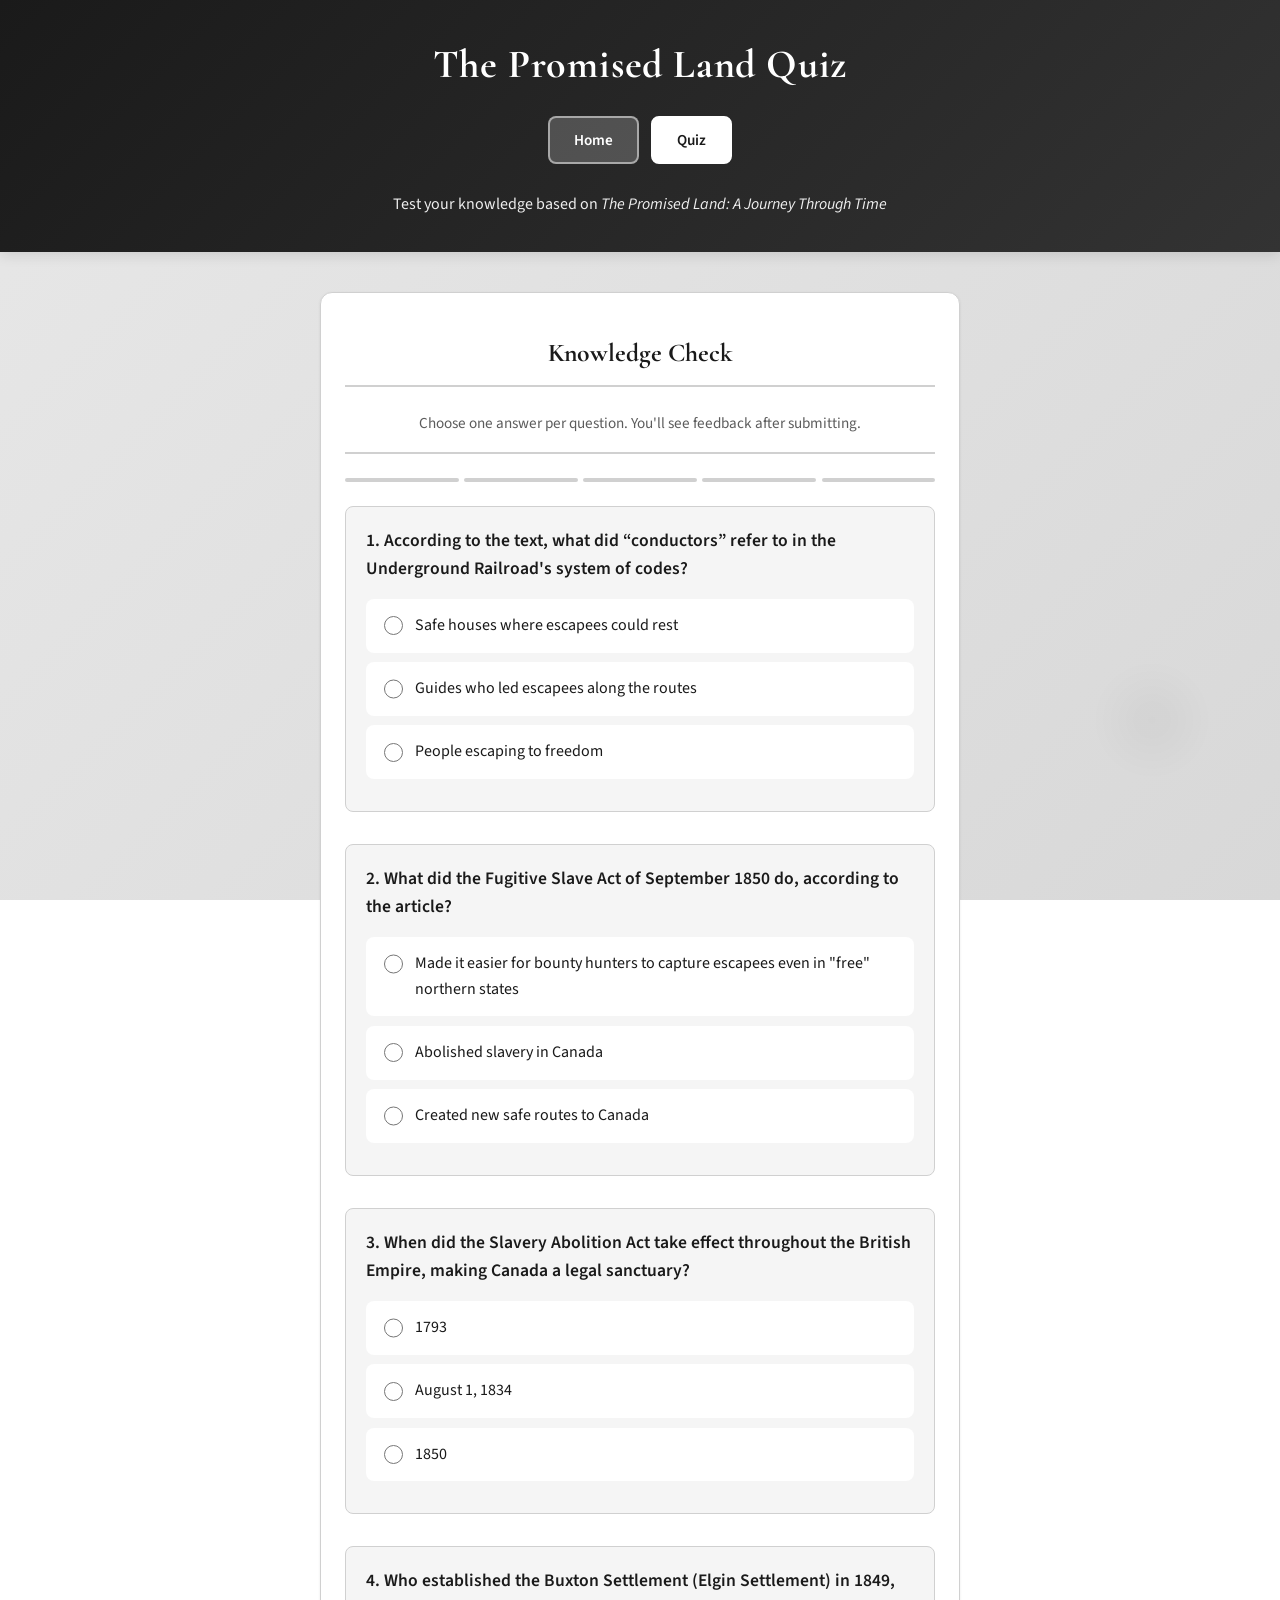
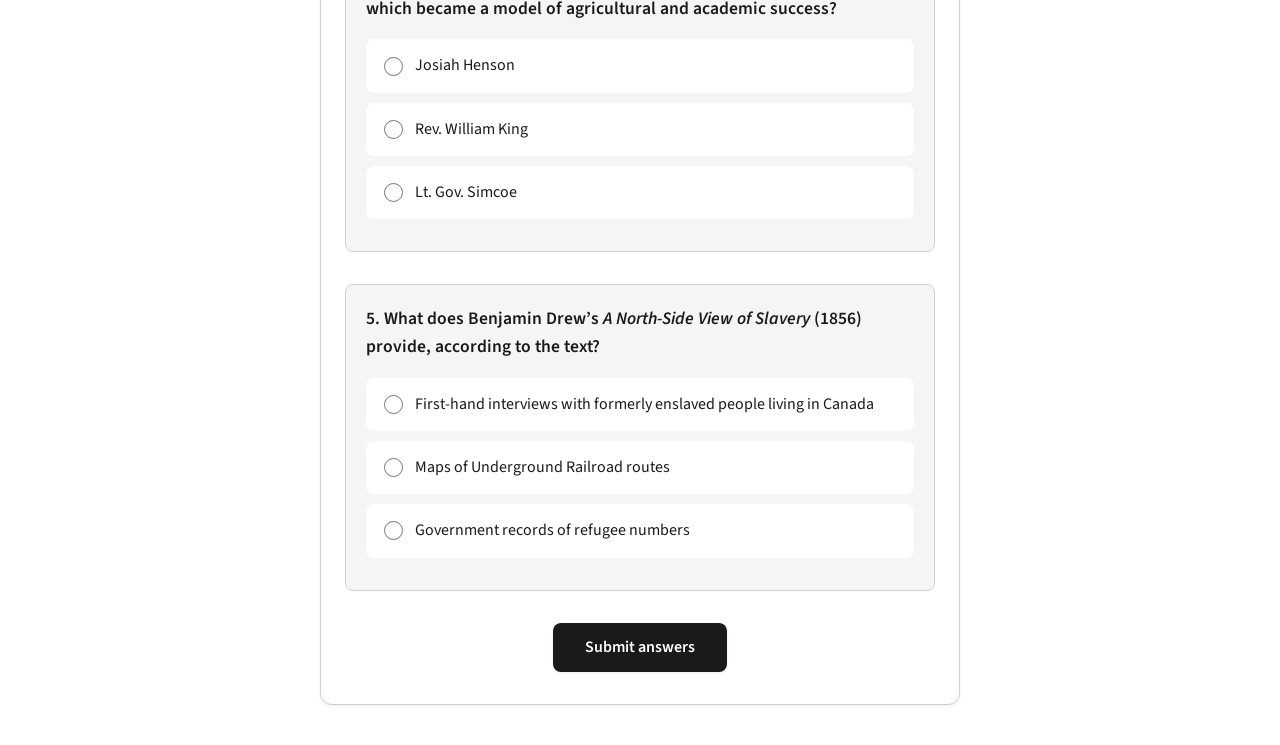
<file: quiz.html>
<!DOCTYPE html>
<html lang="en">
<head>
    <meta charset="UTF-8">
    <meta name="viewport" content="width=device-width, initial-scale=1">
    <title>The Promised Land — Quiz</title>
    <link rel="stylesheet" href="styles.css">
    <link rel="icon" type="image/x-icon" href="favicon.ico">
</head>
<body>

<header class="title-nav">
    <h1 class="title">The Promised Land Quiz</h1>
    <nav class="nav-links">
        <a href="index.html">Home</a>
        <a href="quiz.html" class="active">Quiz</a>
    </nav>
    <p>Test your knowledge based on <em>The Promised Land: A Journey Through Time</em></p>
</header>

<main class="quiz-container">
    <div class="quiz-header">
        <h2 class="sub-title">Knowledge Check</h2>
        <p>Choose one answer per question. You'll see feedback after submitting.</p>
    </div>

    <div class="quiz-progress" id="quizProgress" aria-hidden="true">
        <span></span><span></span><span></span><span></span><span></span>
    </div>

    <form id="quizForm" action="https://formspree.io/f/mzdaerwr" method="POST">
        <input type="hidden" name="_subject" value="Promised Land Quiz Submission">
        <input type="hidden" name="score" id="scoreField">

        <div class="question" id="q1-container">
            <p>1. According to the text, what did “conductors” refer to in the Underground Railroad's system of codes?</p>
            <label><input type="radio" name="q1" value="a"><span>Safe houses where escapees could rest</span></label>
            <label><input type="radio" name="q1" value="b"><span>Guides who led escapees along the routes</span></label>
            <label><input type="radio" name="q1" value="c"><span>People escaping to freedom</span></label>
            <span class="feedback" aria-live="polite"></span>
        </div>

        <div class="question" id="q2-container">
            <p>2. What did the Fugitive Slave Act of September 1850 do, according to the article?</p>
            <label><input type="radio" name="q2" value="a"><span>Made it easier for bounty hunters to capture escapees even in "free" northern states</span></label>
            <label><input type="radio" name="q2" value="b"><span>Abolished slavery in Canada</span></label>
            <label><input type="radio" name="q2" value="c"><span>Created new safe routes to Canada</span></label>
            <span class="feedback" aria-live="polite"></span>
        </div>

        <div class="question" id="q3-container">
            <p>3. When did the Slavery Abolition Act take effect throughout the British Empire, making Canada a legal sanctuary?</p>
            <label><input type="radio" name="q3" value="a"><span>1793</span></label>
            <label><input type="radio" name="q3" value="b"><span>August 1, 1834</span></label>
            <label><input type="radio" name="q3" value="c"><span>1850</span></label>
            <span class="feedback" aria-live="polite"></span>
        </div>

        <div class="question" id="q4-container">
            <p>4. Who established the Buxton Settlement (Elgin Settlement) in 1849, which became a model of agricultural and academic success?</p>
            <label><input type="radio" name="q4" value="a"><span>Josiah Henson</span></label>
            <label><input type="radio" name="q4" value="b"><span>Rev. William King</span></label>
            <label><input type="radio" name="q4" value="c"><span>Lt. Gov. Simcoe</span></label>
            <span class="feedback" aria-live="polite"></span>
        </div>

        <div class="question" id="q5-container">
            <p>5. What does Benjamin Drew’s <em>A North-Side View of Slavery</em> (1856) provide, according to the text?</p>
            <label><input type="radio" name="q5" value="a"><span>First-hand interviews with formerly enslaved people living in Canada</span></label>
            <label><input type="radio" name="q5" value="b"><span>Maps of Underground Railroad routes</span></label>
            <label><input type="radio" name="q5" value="c"><span>Government records of refugee numbers</span></label>
            <span class="feedback" aria-live="polite"></span>
        </div>

        <div class="quiz-actions">
            <button type="submit" class="btn btn-primary">Submit answers</button>
        </div>
    </form>

    <p id="result" role="status" aria-live="polite"></p>
</main>

<script>
document.getElementById("quizForm").addEventListener("submit", function(event) {
    event.preventDefault();

    var answers = { q1: "b", q2: "a", q3: "b", q4: "b", q5: "a" };
    var form = this;
    var resultEl = document.getElementById("result");
    var questionIds = ["q1", "q2", "q3", "q4", "q5"];

    // Check if all 5 questions have a selection
    var allAnswered = true;
    for (var i = 0; i < questionIds.length; i++) {
        if (!form.querySelector("input[name=\"" + questionIds[i] + "\"]:checked")) {
            allAnswered = false;
            break;
        }
    }

    if (!allAnswered) {
        // Clear any previous per-question feedback
        for (var j = 0; j < questionIds.length; j++) {
            var container = document.getElementById(questionIds[j] + "-container");
            var feedback = container.querySelector(".feedback");
            feedback.textContent = "";
            feedback.className = "feedback";
        }
        window.alert("Please select an answer for all 5 questions.");
        return;
    }

    // All answered: show correct/incorrect and score
    resultEl.className = "";
    var score = 0;

    for (var question in answers) {
        var selected = form.querySelector("input[name=\"" + question + "\"]:checked");
        var container = document.getElementById(question + "-container");
        var feedback = container.querySelector(".feedback");

        if (selected.value === answers[question]) {
            score++;
            feedback.textContent = "Correct";
            feedback.className = "feedback correct";
        } else {
            feedback.textContent = "Incorrect";
            feedback.className = "feedback incorrect";
        }
    }

    resultEl.textContent = "You scored " + score + " out of 5.";
    resultEl.style.display = "block";

    document.getElementById("scoreField").value = score + " / 5";

    var dots = document.querySelectorAll("#quizProgress span");
    for (var i = 0; i < dots.length; i++) dots[i].classList.add("done");

    window.alert("You got " + score + " out of 5 questions correct.");

    // Submit to Formspree using fetch to avoid page redirect
    setTimeout(function() {
        var formData = new FormData(form);
        fetch(form.action, {
            method: form.method,
            body: formData,
            headers: {
                'Accept': 'application/json'
            }
        })
        .then(function(response) {
            if (response.ok) {
                console.log("Form submitted successfully to Formspree");
            } else {
                console.log("Form submission had an error");
            }
        })
        .catch(function(error) {
            console.log("Error submitting form:", error);
        });
    }, 2000);
});
</script>

</body>
</html>
</file>
<file: styles.css>
/* ===== Promised Land — Design system ===== */
@import url('https://fonts.googleapis.com/css2?family=Cormorant+Garamond:ital,wght@0,400;0,600;0,700;1,400&family=Source+Sans+3:ital,wght@0,400;0,600;0,700;1,400&display=swap');

/* ===== Animated background ===== */
@keyframes bg-shift {
    0%, 100% { background-position: 0% 50%; }
    50% { background-position: 100% 50%; }
}

@keyframes float {
    0%, 100% { transform: translate(0, 0) scale(1); opacity: 0.03; }
    33% { transform: translate(30px, -20px) scale(1.05); opacity: 0.05; }
    66% { transform: translate(-20px, 20px) scale(0.95); opacity: 0.04; }
}

@keyframes fade-in-up {
    from { opacity: 0; transform: translateY(20px); }
    to { opacity: 1; transform: translateY(0); }
}

:root {
    --color-bg: #E8E8E8;
    --color-surface: #FFFFFF;
    --color-surface-soft: #F5F5F5;
    --color-primary: #1A1A1A;
    --color-primary-light: #333333;
    --color-accent: #4A4A4A;
    --color-accent-soft: #6B6B6B;
    --color-text: #1A1A1A;
    --color-text-muted: #5C5C5C;
    --color-border: #D0D0D0;
    --color-success: #1A1A1A;
    --color-error: #6B6B6B;
    --font-heading: 'Cormorant Garamond', Georgia, serif;
    --font-body: 'Source Sans 3', -apple-system, sans-serif;
    --shadow-sm: 0 1px 3px rgba(0, 0, 0, 0.08);
    --shadow-md: 0 4px 12px rgba(0, 0, 0, 0.1);
    --shadow-lg: 0 8px 24px rgba(0, 0, 0, 0.12);
    --radius: 12px;
    --radius-sm: 8px;
}

* {
    margin: 0;
    padding: 0;
    box-sizing: border-box;
}

html {
    scroll-behavior: smooth;
    min-height: 100%;
}

body {
    position: relative;
    color: var(--color-text);
    font-family: var(--font-body);
    font-size: 17px;
    line-height: 1.6;
    min-height: 100vh;
    overflow-x: hidden;
}

/* Animated gradient background */
body::before {
    content: "";
    position: fixed;
    inset: 0;
    z-index: -2;
    background: linear-gradient(
        135deg,
        #E8E8E8 0%,
        #D8D8D8 25%,
        #E5E5E5 50%,
        #D0D0D0 75%,
        #E8E8E8 100%
    );
    background-size: 400% 400%;
    animation: bg-shift 15s ease infinite;
}

/* Floating shapes overlay */
body::after {
    content: "";
    position: fixed;
    inset: 0;
    z-index: -1;
    background-image:
        radial-gradient(ellipse 80px 80px at 10% 20%, rgba(0,0,0,0.04) 0%, transparent 50%),
        radial-gradient(ellipse 120px 120px at 90% 80%, rgba(0,0,0,0.03) 0%, transparent 50%),
        radial-gradient(ellipse 100px 100px at 50% 50%, rgba(0,0,0,0.02) 0%, transparent 60%);
    background-size: 100% 100%;
    animation: float 20s ease-in-out infinite;
    pointer-events: none;
}

/* ===== Typography ===== */
h1, h2, h3, h4, h5, h6 {
    font-family: var(--font-heading);
    color: var(--color-text);
    font-weight: 600;
}

p {
    font-size: 1.05rem;
    padding: 0.5rem 0;
    color: var(--color-text);
}

a {
    color: var(--color-primary);
    text-decoration: none;
    font-weight: 600;
    border-bottom: 1px solid transparent;
    transition: color 0.2s, border-color 0.2s;
}

a:hover {
    color: var(--color-primary-light);
    border-bottom-color: var(--color-primary-light);
}

a:focus-visible {
    outline: 2px solid #4A4A4A;
    outline-offset: 2px;
}

/* ===== Header / Nav ===== */
.title-nav {
    background: linear-gradient(135deg, #1A1A1A 0%, #333333 100%);
    margin: 0;
    padding: 2rem 1.5rem 2.25rem;
    text-align: center;
    color: #FFF;
    box-shadow: var(--shadow-md);
    transition: box-shadow 0.4s ease, padding 0.3s ease;
}

.title-nav:hover {
    box-shadow: var(--shadow-lg);
}

.title-nav .title {
    font-size: 2.5rem;
    font-weight: 700;
    color: #FFF;
    margin: 0 0 0.5rem;
    letter-spacing: 0.02em;
    transition: letter-spacing 0.3s ease, transform 0.3s ease;
}

.title-nav:hover .title {
    letter-spacing: 0.03em;
}

.title-nav p {
    color: rgba(255, 255, 255, 0.92);
    font-size: 1rem;
    max-width: 42rem;
    margin: 0 auto;
    padding: 0;
    line-height: 1.5;
}

.nav-links {
    display: flex;
    justify-content: center;
    gap: 0.75rem;
    margin-top: 1.25rem;
    margin-bottom: 1.75rem;
    flex-wrap: wrap;
}

.nav-links a {
    display: inline-block;
    padding: 0.6rem 1.5rem;
    background: rgba(255, 255, 255, 0.2);
    color: #FFF;
    border: 2px solid rgba(255, 255, 255, 0.5);
    border-radius: var(--radius-sm);
    font-family: var(--font-body);
    font-weight: 600;
    font-size: 0.95rem;
    transition: background 0.3s ease, border-color 0.3s ease, color 0.3s ease, transform 0.2s ease;
}

.nav-links a:hover {
    transform: translateY(-2px);
}

.nav-links a:hover:not(.active) {
    background: #FFF;
    color: #1A1A1A;
    border-color: #FFF;
}

.nav-links a.active {
    background: #FFF;
    color: #1A1A1A;
    border-color: #FFF;
}

/* ===== Main content containers ===== */
.container {
    max-width: 720px;
    margin: 0 auto 2.5rem;
    padding: 2rem 1.5rem;
    background: var(--color-surface);
    border-radius: var(--radius);
    box-shadow: var(--shadow-sm);
    border: 1px solid var(--color-border);
    text-align: left;
    transition: box-shadow 0.4s ease, transform 0.4s ease, border-color 0.3s ease;
    animation: fade-in-up 0.6s ease-out backwards;
}

.container:nth-child(2) { animation-delay: 0.1s; }
.container:nth-child(3) { animation-delay: 0.2s; }
.container:nth-child(4) { animation-delay: 0.3s; }
.container:nth-child(5) { animation-delay: 0.4s; }
.container:nth-child(6) { animation-delay: 0.5s; }
.container:nth-child(7) { animation-delay: 0.6s; }
.container:nth-child(8) { animation-delay: 0.7s; }
.container:nth-child(9) { animation-delay: 0.8s; }
.container:nth-child(10) { animation-delay: 0.9s; }
.container:nth-child(n+11) { animation-delay: 1s; }

.container:hover {
    box-shadow: var(--shadow-md);
    transform: translateY(-2px);
}

/* Extra space between navbar and first content section */
.title-nav + .container {
    margin-top: 2.5rem;
}

.sub-title {
    font-size: 1.6rem;
    text-align: center;
    margin: 0 0 1.25rem;
    padding: 0 0 0.75rem;
    font-weight: 700;
    color: var(--color-text);
    border-bottom: 2px solid var(--color-border);
    transition: color 0.3s ease, border-color 0.3s ease;
}

.container ul {
    margin: 0.75rem 0 1rem 1.5rem;
}

.container li {
    margin-bottom: 0.5rem;
    color: var(--color-text);
}

.container ol {
    margin: 0.75rem 0 1rem 0;
    padding-left: 1.5rem;
}

.container ol li {
    margin-bottom: 0.75rem;
}

/* ===== Quiz page ===== */
.quiz-container {
    max-width: 640px;
    margin: 0 auto 2.5rem;
    padding: 2rem 1.5rem;
    background: var(--color-surface);
    border-radius: var(--radius);
    box-shadow: var(--shadow-sm);
    border: 1px solid var(--color-border);
    text-align: left;
    transition: box-shadow 0.4s ease, transform 0.4s ease, border-color 0.3s ease;
    animation: fade-in-up 0.6s ease-out backwards;
}

.quiz-container:hover {
    box-shadow: var(--shadow-md);
    transform: translateY(-2px);
}

/* Space between navbar and quiz content (same as home page) */
.title-nav + .quiz-container {
    margin-top: 2.5rem;
}

.quiz-header {
    text-align: center;
    margin-top: 0.5rem;
    margin-bottom: 1.5rem;
    padding-bottom: 1rem;
    border-bottom: 2px solid var(--color-border);
}

.quiz-header p {
    color: var(--color-text-muted);
    font-size: 0.95rem;
    padding: 0.25rem 0 0;
}

.quiz-progress {
    display: flex;
    gap: 0.35rem;
    margin-bottom: 1.5rem;
    flex-wrap: wrap;
}

.quiz-progress span {
    width: 100%;
    height: 4px;
    background: var(--color-border);
    border-radius: 2px;
    flex: 1;
    min-width: 20px;
    transition: background 0.5s ease;
}

.quiz-progress span.done {
    background: var(--color-success);
}

.question {
    margin-bottom: 2rem;
    padding: 1.25rem;
    background: var(--color-surface-soft);
    border-radius: var(--radius-sm);
    border: 1px solid var(--color-border);
    transition: border-color 0.3s ease, background 0.3s ease, transform 0.2s ease;
}

.question:hover {
    border-color: #B0B0B0;
}

.question p {
    font-size: 1.1rem;
    margin-bottom: 1rem;
    color: var(--color-text);
    font-weight: 600;
    padding: 0;
}

.question label {
    display: flex;
    align-items: flex-start;
    gap: 0.75rem;
    margin-bottom: 0.6rem;
    font-size: 1rem;
    cursor: pointer;
    padding: 0.75rem 1rem;
    border-radius: var(--radius-sm);
    border: 2px solid transparent;
    background: var(--color-surface);
    transition: border-color 0.3s ease, background 0.3s ease, transform 0.2s ease;
}

.question label:hover {
    transform: translateX(4px);
    border-color: var(--color-border);
    background: var(--color-surface-soft);
}

.question input[type="radio"] {
    margin: 0.2rem 0 0;
    width: 1.2rem;
    height: 1.2rem;
    accent-color: var(--color-primary);
    flex-shrink: 0;
}

.question input[type="radio"]:checked + span {
    font-weight: 600;
}

.question label:has(input:checked) {
    border-color: var(--color-primary);
    background: rgba(0, 0, 0, 0.04);
}

.question .feedback {
    display: block;
    margin-top: 0.75rem;
    font-size: 0.95rem;
    font-weight: 600;
    transition: opacity 0.4s ease, color 0.3s ease;
}

.question .feedback.correct {
    color: var(--color-success);
}

.question .feedback.incorrect {
    color: var(--color-error);
}

.quiz-actions {
    margin-top: 1.5rem;
    text-align: center;
}

.btn {
    display: inline-block;
    padding: 0.85rem 2rem;
    font-family: var(--font-body);
    font-size: 1rem;
    font-weight: 600;
    cursor: pointer;
    border: none;
    border-radius: var(--radius-sm);
    transition: transform 0.15s, box-shadow 0.15s;
}

.btn-primary {
    background: var(--color-primary);
    color: #FFF;
    box-shadow: var(--shadow-sm);
}

.btn-primary:hover {
    background: var(--color-primary-light);
    transform: translateY(-1px);
    box-shadow: var(--shadow-md);
}

.btn-primary:focus-visible {
    outline: 2px solid #4A4A4A;
    outline-offset: 2px;
}

#result {
    display: none;
    margin-top: 1.5rem;
    padding: 1.25rem;
    text-align: center;
    font-size: 1.25rem;
    font-family: var(--font-heading);
    font-weight: 600;
    color: var(--color-text);
    background: var(--color-surface-soft);
    border-radius: var(--radius-sm);
    border: 1px solid var(--color-border);
    transition: opacity 0.4s ease, transform 0.3s ease;
    animation: fade-in-up 0.5s ease-out;
}

#result.quiz-incomplete-message {
    color: var(--color-text-muted);
    font-size: 1rem;
    font-family: var(--font-body);
}

/* ===== Timeline ===== */
.timeline-wrapper {
    max-width: 880px;
}

.timeline-wrapper .sub-title {
    text-align: center;
}

.timeline {
    position: relative;
    margin: 2rem auto 1rem;
    padding: 0 1rem;
}

.timeline-line {
    position: absolute;
    left: 50%;
    top: 0;
    bottom: 0;
    width: 3px;
    background: linear-gradient(to bottom, #4A4A4A, #6B6B6B, #4A4A4A);
    background-size: 100% 200%;
    transform: translateX(-50%);
    border-radius: 2px;
    animation: bg-shift 8s ease infinite;
}

.timeline-item {
    position: relative;
    margin-bottom: 2.5rem;
    display: flex;
    align-items: flex-start;
    justify-content: flex-end;
}

.timeline-item:last-child {
    margin-bottom: 0;
}

.timeline-item-left {
    justify-content: flex-start;
}

.timeline-item-left .timeline-content {
    margin-right: 2.5rem;
    text-align: right;
}

.timeline-item-left .timeline-dot {
    left: 50%;
    right: auto;
    transform: translate(-50%, 6px);
}

.timeline-item-right {
    justify-content: flex-end;
}

.timeline-item-right .timeline-content {
    margin-left: 2.5rem;
    text-align: left;
    order: 2;
}

.timeline-item-right .timeline-dot {
    left: 50%;
    right: auto;
    transform: translate(-50%, 6px);
    order: 1;
}

.timeline-item-right {
    flex-direction: row;
}

.timeline-content {
    width: calc(50% - 2.5rem);
    min-width: 220px;
    padding: 1.35rem 1.5rem;
    background: var(--color-surface-soft);
    border-radius: var(--radius-sm);
    border: 1px solid var(--color-border);
    box-shadow: var(--shadow-sm);
    transition: box-shadow 0.3s ease, transform 0.3s ease, border-color 0.3s ease;
}

.timeline-content:hover {
    box-shadow: var(--shadow-md);
    transform: scale(1.02);
}

.timeline-item-left .timeline-content {
    border-right: 3px solid #4A4A4A;
}

.timeline-item-right .timeline-content {
    border-left: 3px solid #1A1A1A;
}

.timeline-dot {
    position: absolute;
    width: 16px;
    height: 16px;
    background: #1A1A1A;
    border: 3px solid var(--color-surface);
    border-radius: 50%;
    flex-shrink: 0;
    z-index: 2;
    box-shadow: 0 0 0 2px #4A4A4A;
    transition: transform 0.3s ease, box-shadow 0.3s ease;
}

.timeline-item:hover .timeline-dot {
    transform: translate(-50%, 6px) scale(1.2);
    box-shadow: 0 0 0 4px rgba(74, 74, 74, 0.3);
}

.timeline-year {
    display: inline-block;
    font-size: 0.8rem;
    font-weight: 700;
    color: var(--color-text-muted);
    margin-bottom: 0.35rem;
    letter-spacing: 0.04em;
    text-transform: uppercase;
}

.timeline-event {
    font-size: 1.1rem;
    font-family: var(--font-heading);
    color: var(--color-text);
    margin: 0.35rem 0 0.5rem;
    font-weight: 700;
}

.timeline-significance {
    font-size: 0.95rem;
    color: var(--color-text-muted);
    line-height: 1.5;
    margin: 0;
    padding: 0;
}

/* ===== Media gallery (images + paragraphs) ===== */
.media-gallery {
    max-width: 880px;
}

.media-grid {
    display: flex;
    flex-direction: column;
    gap: 1.75rem;
}

.media-card {
    display: block;
}

.media-card img {
    display: block;
    width: 100%;
    height: 320px;
    object-fit: cover;
    border-radius: var(--radius-sm);
    box-shadow: var(--shadow-sm);
    margin-bottom: 0.75rem;
}

.media-card figcaption {
    width: 100%;
}

.media-card h4 {
    margin-top: 0;
}

.media-card p {
    padding-top: 0.35rem;
}

@media (max-width: 768px) {
    .title-nav .title {
        font-size: 1.9rem;
    }

    .container,
    .quiz-container {
        margin-left: 0.75rem;
        margin-right: 0.75rem;
        padding: 1.5rem 1rem;
    }

    .timeline-line {
        left: 1.25rem;
    }

    .timeline-item,
    .timeline-item-left,
    .timeline-item-right {
        justify-content: flex-start;
        flex-direction: row;
        padding-left: 2.5rem;
    }

    .timeline-item .timeline-dot {
        left: 1.25rem;
        transform: translate(-50%, 6px);
    }

    .timeline-content {
        width: 100%;
        min-width: 0;
        margin-left: 0 !important;
        margin-right: 0 !important;
        text-align: left !important;
        border-left: 3px solid #1A1A1A !important;
        border-right: none !important;
    }

    .media-card img {
        max-height: 260px;
        object-fit: cover;
    }
}

/* ===== Footer ===== */
footer.container {
    text-align: center;
    padding: 1.5rem 1.5rem;
    margin-bottom: 2rem;
}

footer p {
    font-size: 0.9rem;
    color: var(--color-text-muted);
    padding: 0;
}

/* ===== Utility ===== */
strong {
    color: var(--color-text);
    font-weight: 700;
}

em {
    font-style: italic;
}

/* ===== Reduced motion ===== */
@media (prefers-reduced-motion: reduce) {
    *, *::before, *::after {
        animation-duration: 0.01ms !important;
        animation-iteration-count: 1 !important;
        transition-duration: 0.01ms !important;
    }

    body::before,
    body::after {
        animation: none;
    }
}
</file>
